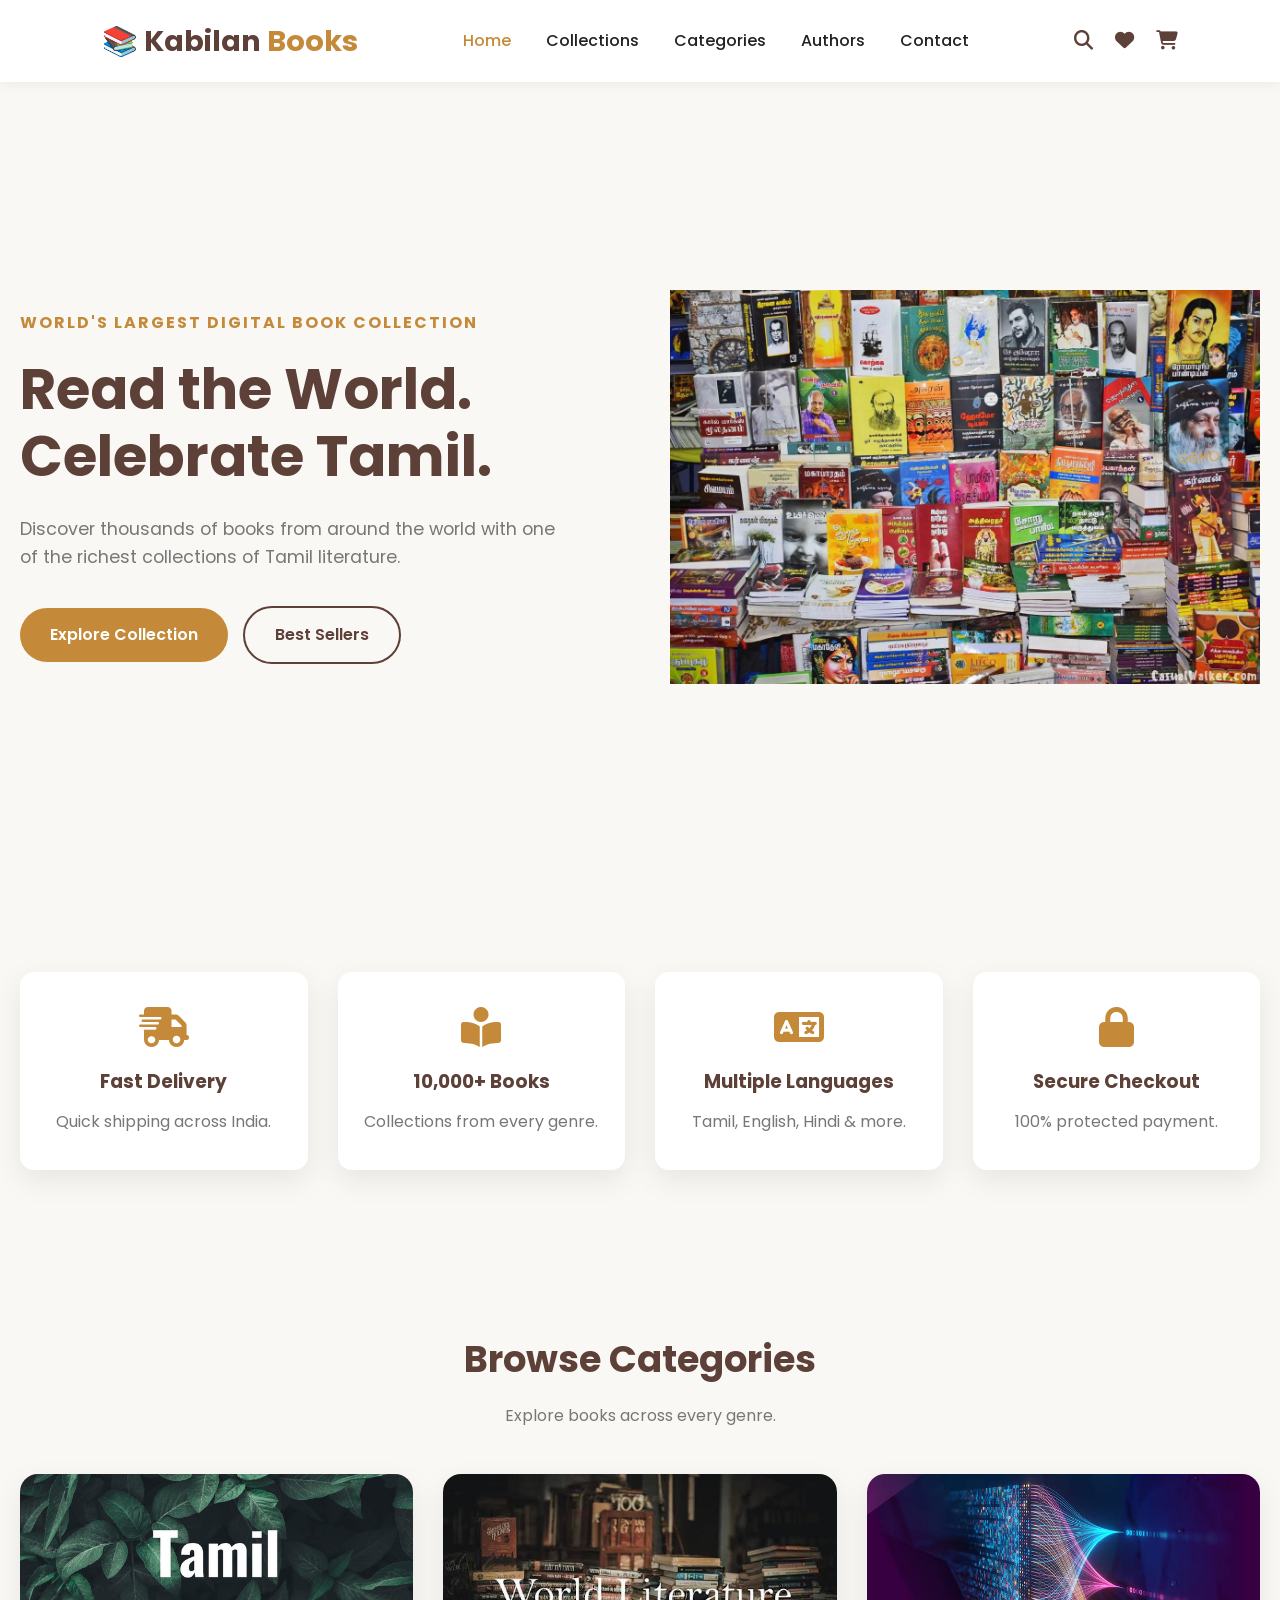
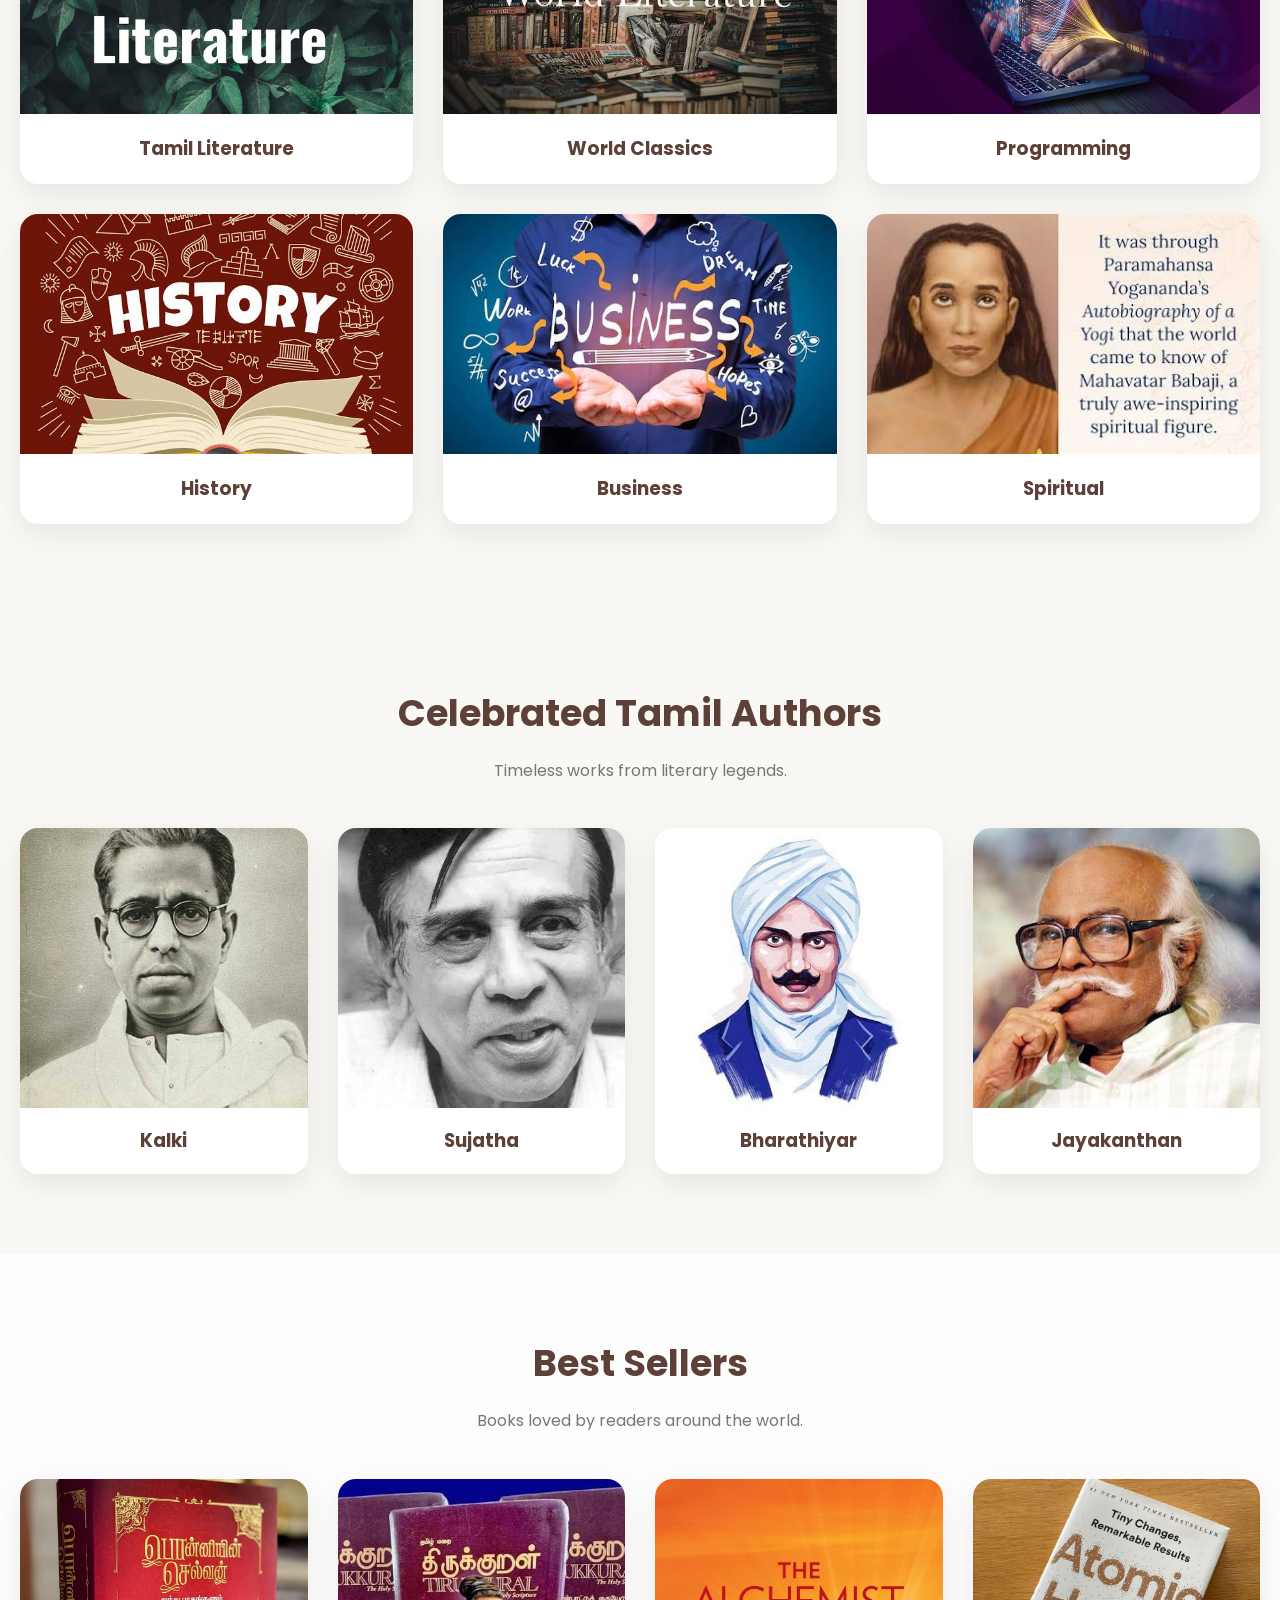
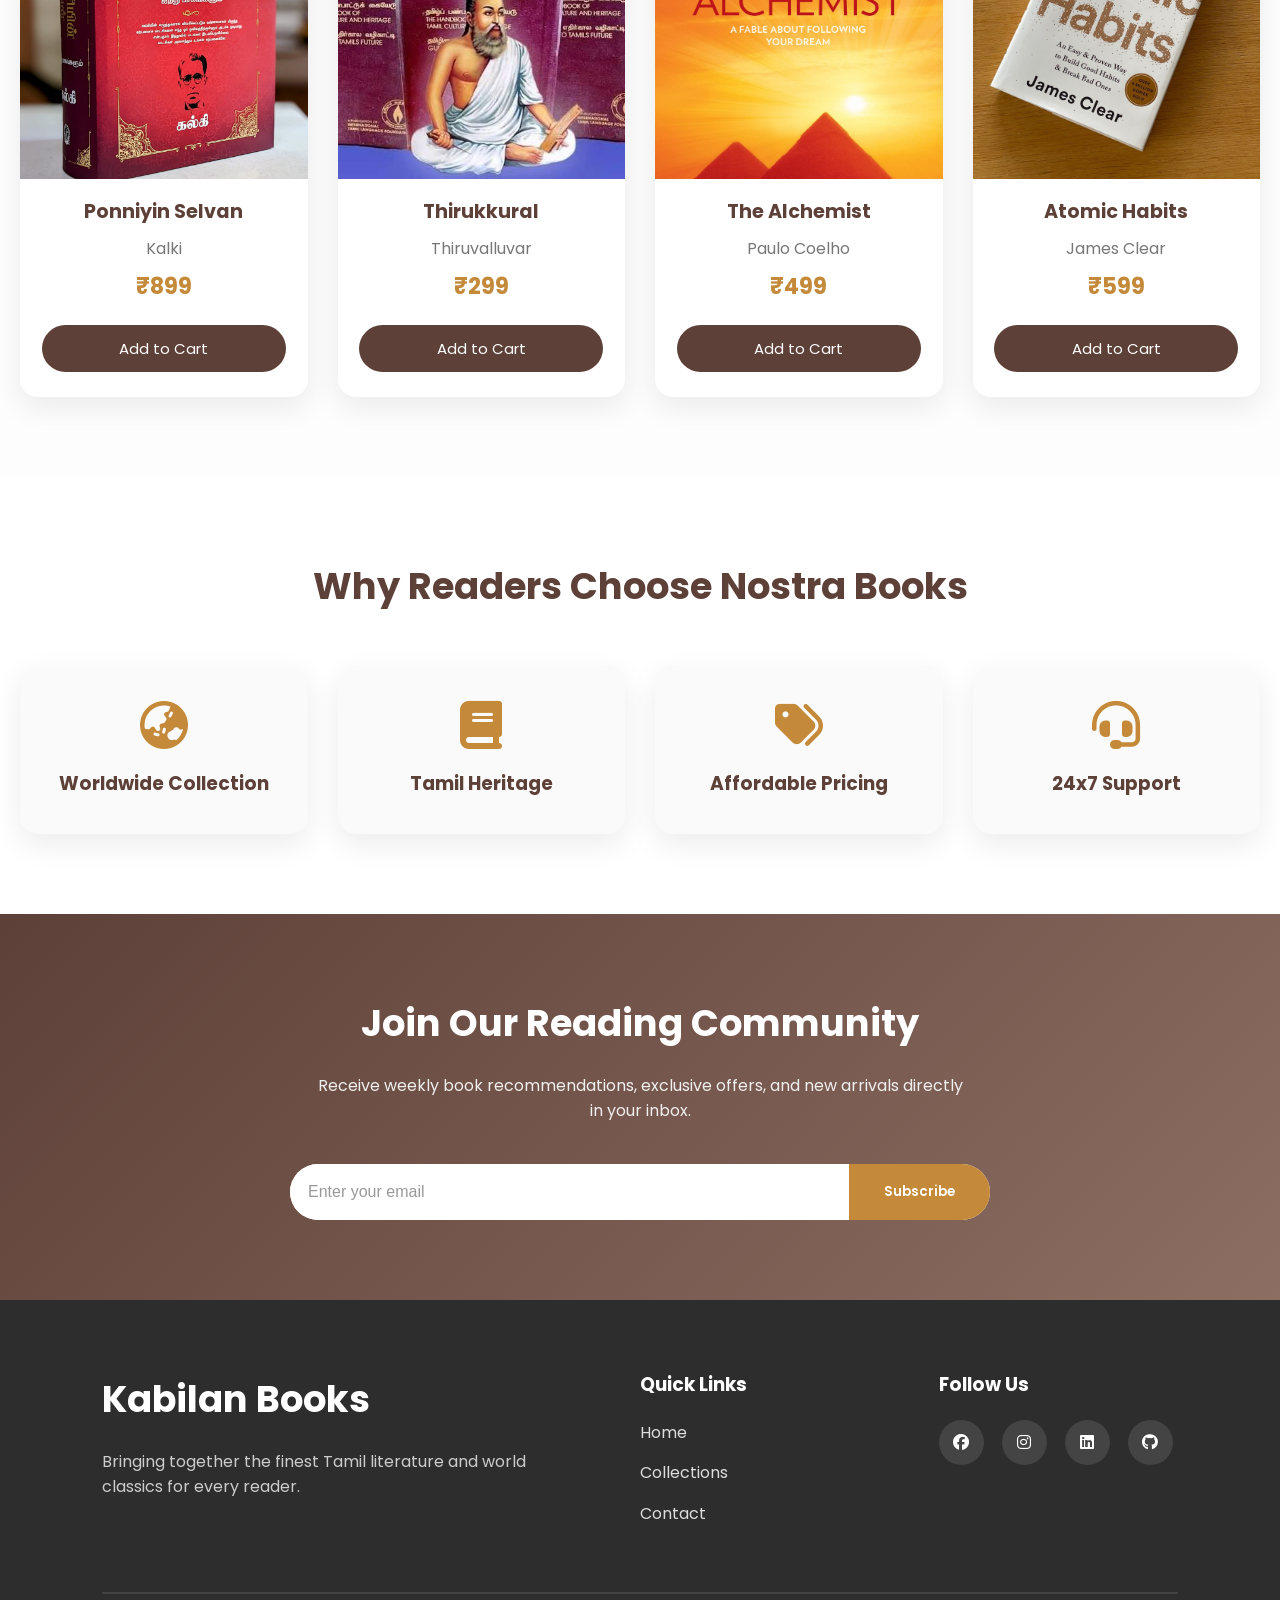
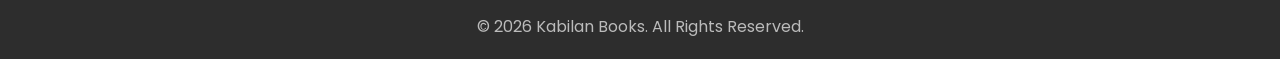
<file: index.html>
<!DOCTYPE html>
<html lang="en">

<head>
    <meta charset="UTF-8">
    <meta name="viewport" content="width=device-width, initial-scale=1.0">
    <title>Nostra Books | The World's Library, Rooted in Tamil</title>

    <!-- Google Font -->
    <link rel="preconnect" href="https://fonts.googleapis.com">
    <link rel="preconnect" href="https://fonts.gstatic.com" crossorigin>

    <link href="https://fonts.googleapis.com/css2?family=Poppins:wght@300;400;500;600;700;800&display=swap"
        rel="stylesheet">

    <!-- Font Awesome -->
    <link rel="stylesheet" href="https://cdnjs.cloudflare.com/ajax/libs/font-awesome/6.5.2/css/all.min.css">

    <link rel="stylesheet" href="style.css">
</head>

<body>

    <!-- ================= NAVBAR ================= -->

    <nav class="navbar">

        <div class="logo">
            📚 Kabilan  <span>Books</span>
        </div>

        <ul class="nav-links" id="navLinks">

            <li><a href="index.html" class="active">Home</a></li>

            <li><a href="collections.html">Collections</a></li>

            <li><a href="#categories">Categories</a></li>

            <li><a href="#authors">Authors</a></li>

            <li><a href="contact.html">Contact</a></li>

        </ul>

        <div class="nav-icons">

            <i class="fa-solid fa-magnifying-glass"></i>

            <i class="fa-solid fa-heart"></i>

            <i class="fa-solid fa-cart-shopping"></i>

           <i class="fa-solid fa-bars menu-btn" id="menuBtn"></i>

        </div>

    </nav>

    <!-- ================= HERO ================= -->

    <section class="hero">

        <div class="hero-content">

            <h4>WORLD'S LARGEST DIGITAL BOOK COLLECTION</h4>

            <h1>
                Read the World.<br>
                Celebrate Tamil.
            </h1>

            <p>

                Discover thousands of books from around the world with one of
                the richest collections of Tamil literature.

            </p>

            <div class="hero-buttons">

                <a href="collections.html" class="btn">
                    Explore Collection
                </a>

                <a href="#bestsellers" class="btn-outline">
                    Best Sellers
                </a>

            </div>

        </div>

        <div class="hero-image">

            <img src="images/banner/books-banner1.jpg" alt="Books">

        </div>

    </section>

    <!-- ================= FEATURES ================= -->

    <section class="features">

        <div class="feature">

            <i class="fa-solid fa-truck-fast"></i>

            <h3>Fast Delivery</h3>

            <p>Quick shipping across India.</p>

        </div>

        <div class="feature">

            <i class="fa-solid fa-book-open-reader"></i>

            <h3>10,000+ Books</h3>

            <p>Collections from every genre.</p>

        </div>

        <div class="feature">

            <i class="fa-solid fa-language"></i>

            <h3>Multiple Languages</h3>

            <p>Tamil, English, Hindi & more.</p>

        </div>

        <div class="feature">

            <i class="fa-solid fa-lock"></i>

            <h3>Secure Checkout</h3>

            <p>100% protected payment.</p>

        </div>

    </section>

    <!-- ================= CATEGORIES ================= -->

    <section id="categories" class="categories">

        <h2>Browse Categories</h2>

        <p>Explore books across every genre.</p>

        <div class="category-grid">

            <div class="category-card">

                <img src="images/categories/tamil.jpg">

                <h3>Tamil Literature</h3>

            </div>

            <div class="category-card">

                <img src="images/categories/world.jpg">

                <h3>World Classics</h3>

            </div>

            <div class="category-card">

                <img src="images/categories/programming.jpg">

                <h3>Programming</h3>

            </div>

            <div class="category-card">

                <img src="images/categories/history.jpg">

                <h3>History</h3>

            </div>

            <div class="category-card">

                <img src="images/categories/business.jpg">

                <h3>Business</h3>

            </div>

            <div class="category-card">

                <img src="images/categories/spiritual.jpg">

                <h3>Spiritual</h3>

            </div>

        </div>

    </section>

    <!-- ================= TAMIL AUTHORS ================= -->

    <section id="authors" class="authors">

        <h2>Celebrated Tamil Authors</h2>

        <p>Timeless works from literary legends.</p>

        <div class="author-grid">

            <div class="author-card">

                <img src="images/authors/kalki.jpg">

                <h3>Kalki</h3>

            </div>

            <div class="author-card">

                <img src="images/authors/sujatha.jpg">

                <h3>Sujatha</h3>

            </div>

            <div class="author-card">

                <img src="images/authors/bharathiyar.jpg">

                <h3>Bharathiyar</h3>

            </div>

            <div class="author-card">

                <img src="images/authors/jayakanthan.jpg">

                <h3>Jayakanthan</h3>

            </div>

        </div>

    </section>

    <!-- ================= BEST SELLERS ================= -->

    <section id="bestsellers" class="products">

        <h2>Best Sellers</h2>

        <p>Books loved by readers around the world.</p>

        <div class="product-grid">

            <div class="product-card">

                <img src="images/books/ponniyin-selvan.jpg">

                <h3>Ponniyin Selvan</h3>

                <p>Kalki</p>

                <div class="price">₹899</div>

                <button>Add to Cart</button>

            </div>

            <div class="product-card">

                <img src="images/books/thirukkural.jpg">

                <h3>Thirukkural</h3>

                <p>Thiruvalluvar</p>

                <div class="price">₹299</div>

                <button>Add to Cart</button>

            </div>

            <div class="product-card">

                <img src="images/books/alchemist.jpg">

                <h3>The Alchemist</h3>

                <p>Paulo Coelho</p>

                <div class="price">₹499</div>

                <button>Add to Cart</button>

            </div>

            <div class="product-card">

                <img src="images/books/atomic-habits.jpg">

                <h3>Atomic Habits</h3>

                <p>James Clear</p>

                <div class="price">₹599</div>

                <button>Add to Cart</button>

            </div>

        </div>

    </section>

    <!-- ================= WHY US ================= -->

    <section class="why-us">

        <h2>Why Readers Choose Nostra Books</h2>

        <div class="why-grid">

            <div>

                <i class="fa-solid fa-earth-asia"></i>

                <h3>Worldwide Collection</h3>

            </div>

            <div>

                <i class="fa-solid fa-book"></i>

                <h3>Tamil Heritage</h3>

            </div>

            <div>

                <i class="fa-solid fa-tags"></i>

                <h3>Affordable Pricing</h3>

            </div>

            <div>

                <i class="fa-solid fa-headset"></i>

                <h3>24x7 Support</h3>

            </div>

        </div>

    </section>

    <!-- ================= NEWSLETTER ================= -->

    <section class="newsletter">

        <h2>Join Our Reading Community</h2>

        <p>

            Receive weekly book recommendations, exclusive offers,
            and new arrivals directly in your inbox.

        </p>

        <div class="newsletter-box">

            <input type="email" placeholder="Enter your email">

            <button>Subscribe</button>

        </div>

    </section>

    <!-- ================= FOOTER ================= -->

    <footer>

        <div class="footer-container">

            <div>

                <h2>Kabilan Books</h2>

                <p>

                    Bringing together the finest Tamil literature and
                    world classics for every reader.

                </p>

            </div>

            <div>

                <h3>Quick Links</h3>

                <ul>

                    <li><a href="index.html">Home</a></li>

                    <li><a href="collections.html">Collections</a></li>

                    <li><a href="contact.html">Contact</a></li>

                </ul>

            </div>

            <div>

                <h3>Follow Us</h3>

                <div class="social-icons">

                    <i class="fab fa-facebook"></i>

                    <i class="fab fa-instagram"></i>

                    <i class="fab fa-linkedin"></i>

                    <i class="fab fa-github"></i>

                </div>

            </div>

        </div>

        <hr>

        <p class="copyright">

            © 2026 Kabilan Books. All Rights Reserved.

        </p>

    </footer>

    <script src="script.js"></script>

</body>

</html>
</file>
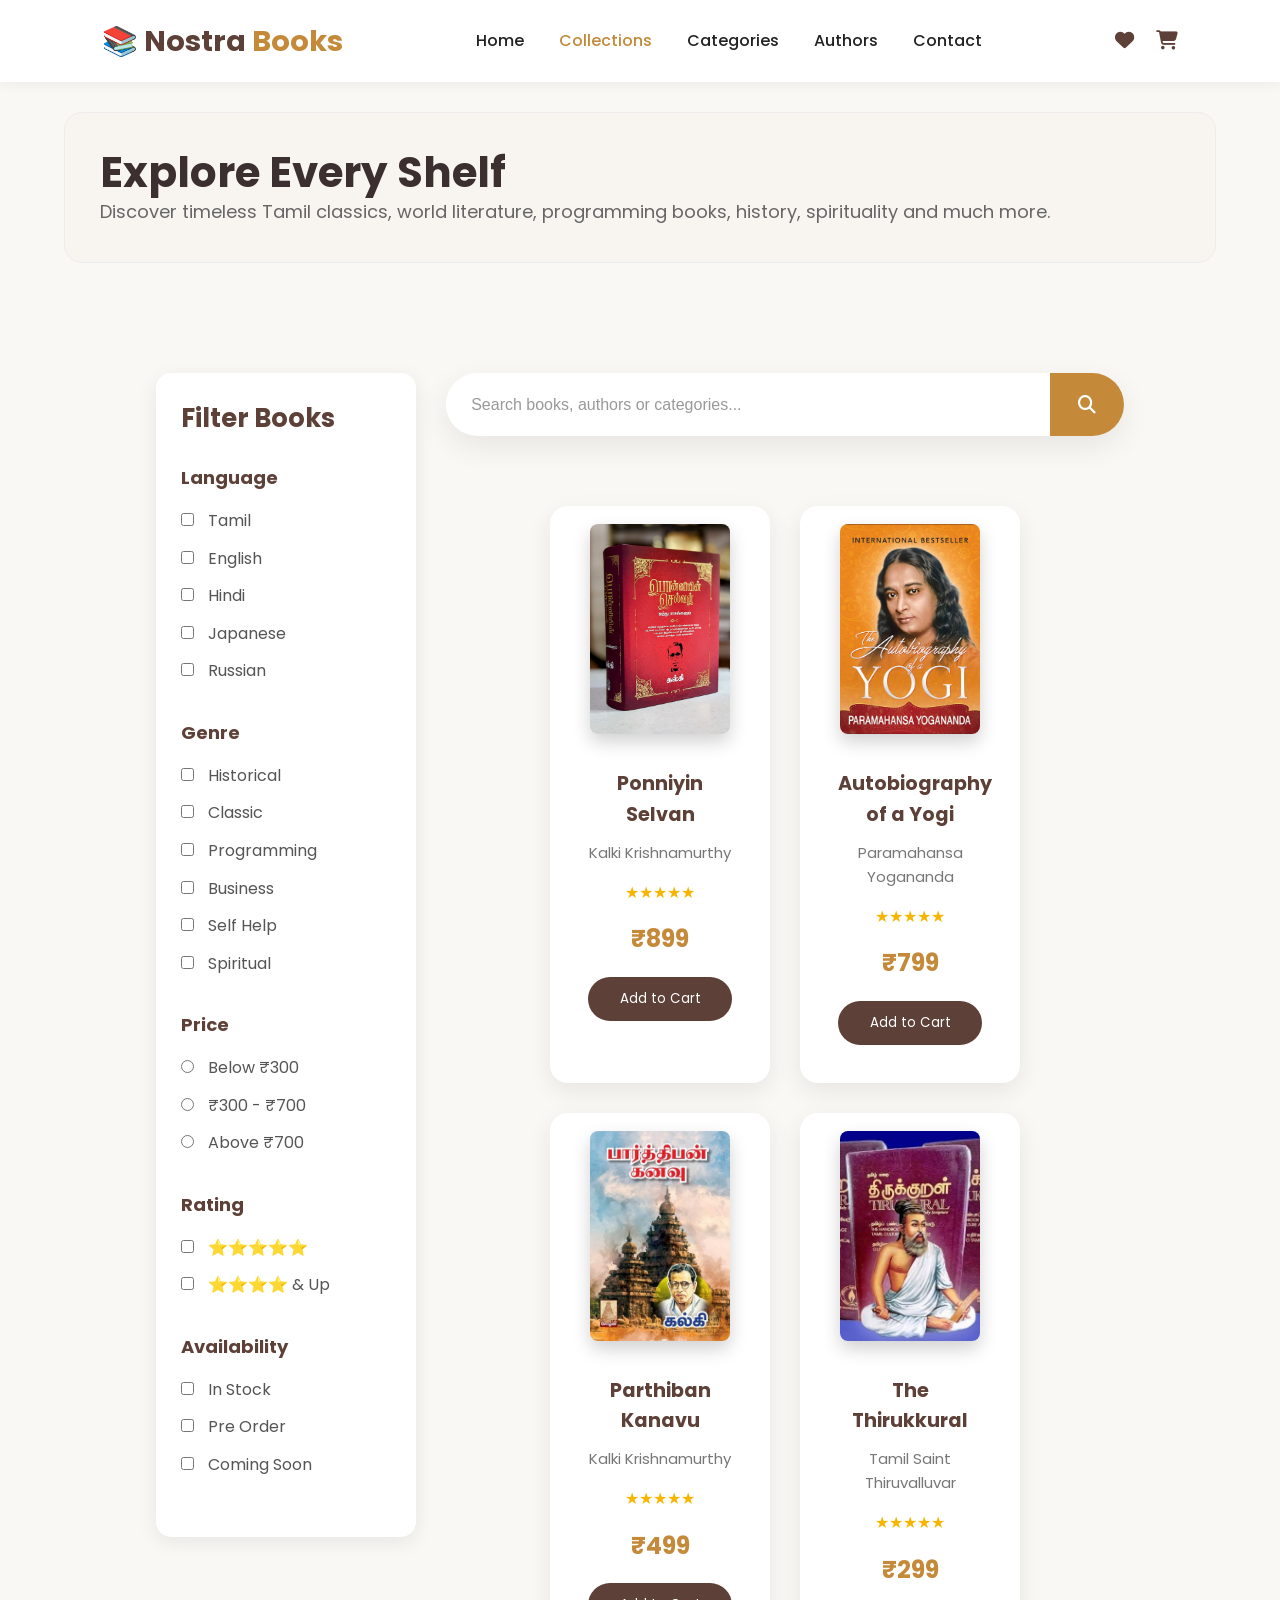
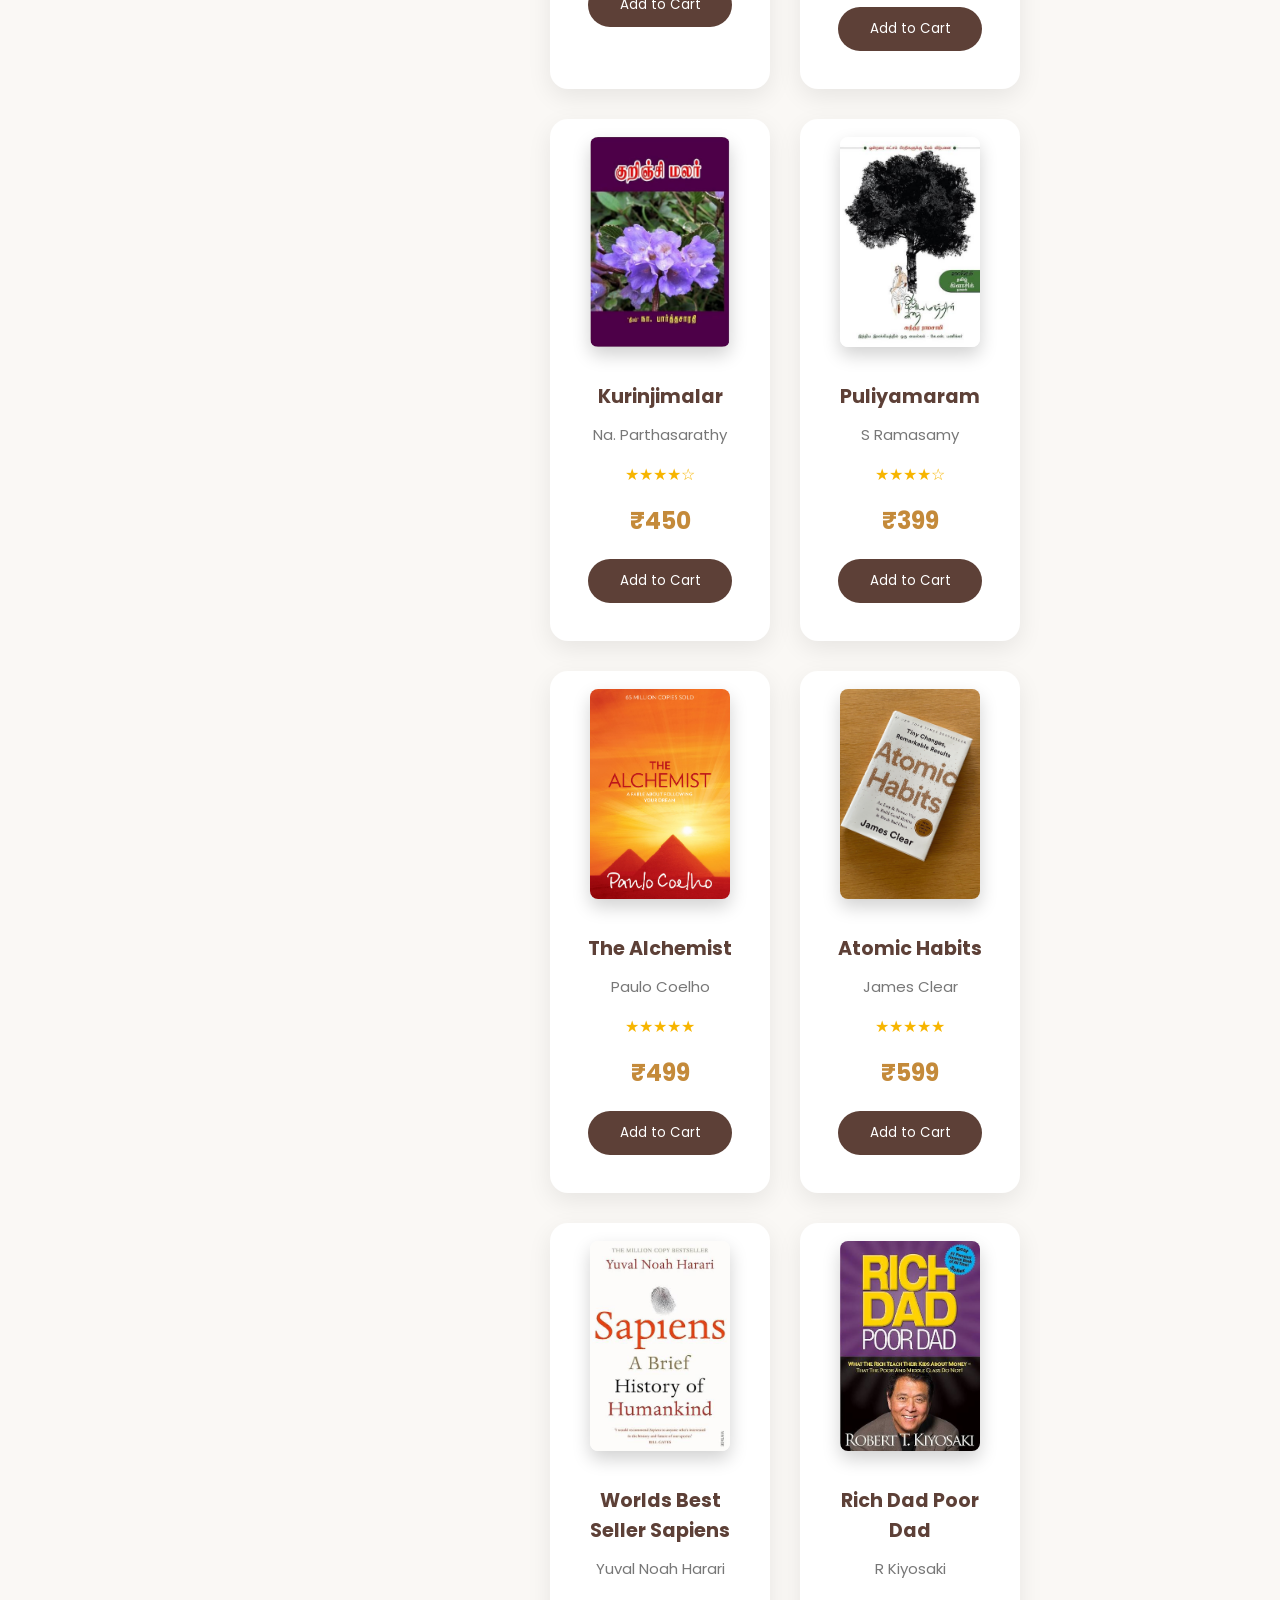
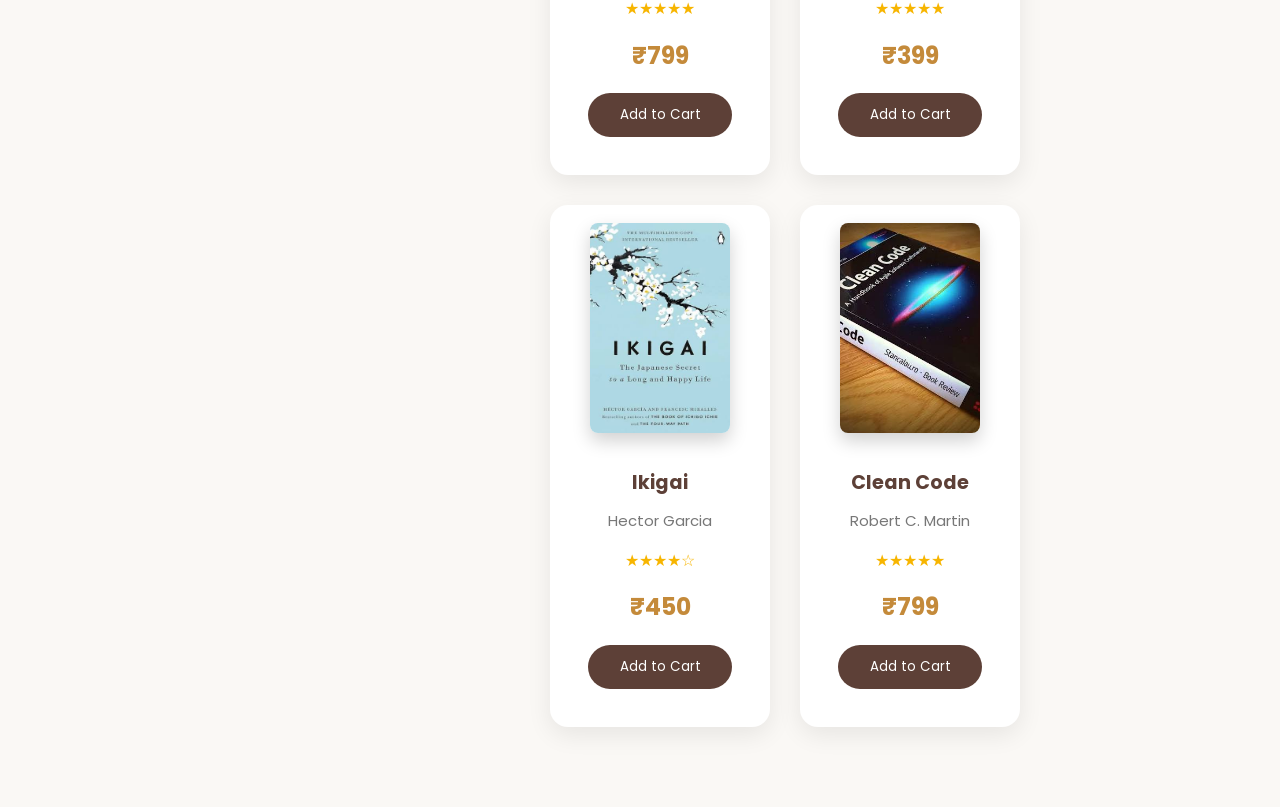
<file: collections.html>
<!DOCTYPE html>
<html lang="en">

<head>

    <meta charset="UTF-8">

    <meta name="viewport" content="width=device-width, initial-scale=1.0">

    <title>Nostra Books | Collections</title>

    <!-- Google Font -->

    <link rel="preconnect" href="https://fonts.googleapis.com">

    <link rel="preconnect" href="https://fonts.gstatic.com" crossorigin>

    <link href="https://fonts.googleapis.com/css2?family=Poppins:wght@300;400;500;600;700;800&display=swap"
        rel="stylesheet">

    <!-- Font Awesome -->

    <link rel="stylesheet" href="https://cdnjs.cloudflare.com/ajax/libs/font-awesome/6.5.2/css/all.min.css">

    <link rel="stylesheet" href="style.css">

</head>

<body>

    <!-- ================= NAVBAR ================= -->

    <nav class="navbar">

        <div class="logo">

            📚 Nostra <span>Books</span>

        </div>

        <ul class="nav-links" id="navLinks">

            <li><a href="index.html">Home</a></li>

            <li><a href="collections.html" class="active">Collections</a></li>

            <li><a href="index.html#categories">Categories</a></li>

            <li><a href="index.html#authors">Authors</a></li>

            <li><a href="contact.html">Contact</a></li>

        </ul>

        <div class="nav-icons">

            <i class="fas fa-heart"></i>

            <i class="fas fa-cart-shopping"></i>

            <i class="fa-solid fa-bars menu-btn" id="menuBtn"></i>

        </div>

    </nav>

<div class="container">

    <!-- COLLECTION HERO -->
    <section class="collection-banner">
        <h1>Explore Every Shelf</h1>

        <p>
            Discover timeless Tamil classics, world literature,
            programming books, history, spirituality and much more.
        </p>
    </section>

    <!-- COLLECTIONS -->
    <section class="collection-page">

        <div class="collection-container">

        
            <!-- ================= SIDEBAR ================= -->

            <aside class="sidebar">

                <h2>Filter Books</h2>

                <!-- Language -->

                <div class="filter-group">

                    <h3>Language</h3>

                    <label>

                        <input type="checkbox" class="filter-language" value="Tamil">

                        Tamil

                    </label>

                    <label>

                        <input type="checkbox" class="filter-language" value="English">

                        English

                    </label>

                    <label>

                        <input type="checkbox" class="filter-language" value="Hindi">

                        Hindi

                    </label>

                    <label>

                        <input type="checkbox" class="filter-language" value="Japanese">

                        Japanese

                    </label>

                    <label>

                        <input type="checkbox" class="filter-language" value="Russian">

                        Russian

                    </label>

                </div>

                <!-- Genre -->

                <div class="filter-group">

                    <h3>Genre</h3>

                    <label>

                        <input type="checkbox" class="filter-genre" value="Historical">

                        Historical

                    </label>

                    <label>

                        <input type="checkbox" class="filter-genre" value="Classic">

                        Classic

                    </label>

                    <label>

                        <input type="checkbox" class="filter-genre" value="Programming">

                        Programming

                    </label>

                    <label>

                        <input type="checkbox" class="filter-genre" value="Business">

                        Business

                    </label>

                    <label>

                        <input type="checkbox" class="filter-genre" value="Self Help">

                        Self Help

                    </label>

                    <label>

                        <input type="checkbox" class="filter-genre" value="Spiritual">

                        Spiritual

                    </label>

                </div>

                <!-- Price -->

                <div class="filter-group">

                    <h3>Price</h3>

                    <label>

                        <input type="radio" name="price" class="filter-price" value="300">

                        Below ₹300

                    </label>

                    <label>

                        <input type="radio" name="price" class="filter-price" value="700">

                        ₹300 - ₹700

                    </label>

                    <label>

                        <input type="radio" name="price" class="filter-price" value="701">

                        Above ₹700

                    </label>

                </div>

                <!-- Rating -->

                <div class="filter-group">

                    <h3>Rating</h3>

                    <label>

                        <input type="checkbox" class="filter-rating" value="5">

                        ⭐⭐⭐⭐⭐

                    </label>

                    <label>

                        <input type="checkbox" class="filter-rating" value="4">

                        ⭐⭐⭐⭐ & Up

                    </label>

                </div>

                <!-- Availability -->

                <div class="filter-group">

                    <h3>Availability</h3>

                    <label>

                        <input type="checkbox">

                        In Stock

                    </label>

                    <label>

                        <input type="checkbox">

                        Pre Order

                    </label>

                    <label>

                        <input type="checkbox">

                        Coming Soon

                    </label>

                </div>

            </aside>

            <!-- ================= RIGHT CONTENT ================= -->

            <main>

                <!-- Search -->

                <div class="search-section">

                    <div class="search-box">

                        <input type="text" id="searchInput" placeholder="Search books, authors or categories...">

                        <button>

                            <i class="fas fa-search"></i>

                        </button>

                    </div>

                </div>

                <!-- Active Filters -->

                <div class="active-filters">

                    <!-- Generated by JavaScript -->

                </div>

                <!-- ================= BOOK GRID ================= -->

                <!-- ================= BOOK GRID ================= -->

<div class="books-grid" id="booksContainer">

    <!-- ================= BOOK 1 ================= -->
    <div class="book-card" data-title="Ponniyin Selvan" data-author="Kalki">
        
        <img src="images/books/ponniyin-selvan.jpg" alt="Ponniyin Selvan">

        <div class="book-content">
            <h3>Ponniyin Selvan</h3>
            <p class="author">Kalki Krishnamurthy</p>

            <div class="rating">★★★★★</div>

            <div class="book-price">₹899</div>

            <button>Add to Cart</button>
        </div>
    </div>

    <!-- ================= BOOK 2 ================= -->

    <div class="book-card" data-title="Autobiography of a Yogi" data-author="Paramahansa Yogananda">

        <img src="images/books/autobiography-of-a-yogi.jpg" alt="Autobiography of a Yogi">

        <div class="book-content">
            <h3>Autobiography of a Yogi</h3>
            <p class="author">Paramahansa Yogananda</p>

            <div class="rating">★★★★★</div>

            <div class="book-price">₹799</div>

            <button>Add to Cart</button>
        </div>

    </div>

    <!-- ================= BOOK 3 ================= -->

    <div class="book-card" data-title="Parthiban Kanavu" data-author="Kalki">

        <img src="images/books/parthiban-kanavu.jpg" alt="Parthiban Kanavu">

        <div class="book-content">
            <h3>Parthiban Kanavu</h3>
            <p class="author">Kalki Krishnamurthy</p>

            <div class="rating">★★★★★</div>

            <div class="book-price">₹499</div>

            <button>Add to Cart</button>
        </div>

    </div>

    <!-- ================= BOOK 4 ================= -->

    <div class="book-card" data-title="Thirukkural" data-author="Thiruvalluvar">

        <img src="images/books/thirukkural.jpg" alt="Thirukkural">

        <div class="book-content">
            <h3>The Thirukkural</h3>
            <p class="author">Tamil Saint Thiruvalluvar</p>

            <div class="rating">★★★★★</div>

            <div class="book-price">₹299</div>

            <button>Add to Cart</button>
        </div>

    </div>

    <!-- ================= BOOK 5 ================= -->

    <div class="book-card" data-title="Kurinjimalar" data-author="Na. Parthasarathy">

        <img src="images/books/kurinjimalar.jpg" alt="Kurinjimalar">

        <div class="book-content">
            <h3>Kurinjimalar</h3>
            <p class="author">Na. Parthasarathy</p>

            <div class="rating">★★★★☆</div>

            <div class="book-price">₹450</div>

            <button>Add to Cart</button>
        </div>

    </div>

    <!-- ================= BOOK 6 ================= -->

    <div class="book-card" data-title="Oru Puliyamarathin Kathai" data-author="Sundara Ramasamy">

        <img src="images/books/puliyamaram.jpg" alt="Oru Puliyamarathin Kathai">

        <div class="book-content">
            <h3>Puliyamaram</h3>
            <p class="author">S Ramasamy</p>

            <div class="rating">★★★★☆</div>

            <div class="book-price">₹399</div>

            <button>Add to Cart</button>
        </div>

    </div>

    <!-- ================= BOOK 7 ================= -->

    <div class="book-card" data-title="The Alchemist" data-author="Paulo Coelho">

        <img src="images/books/alchemist.jpg" alt="The Alchemist">

        <div class="book-content">
            <h3>The Alchemist</h3>
            <p class="author">Paulo Coelho</p>

            <div class="rating">★★★★★</div>

            <div class="book-price">₹499</div>

            <button>Add to Cart</button>
        </div>

    </div>

    <!-- ================= BOOK 8 ================= -->

    <div class="book-card" data-title="Atomic Habits" data-author="James Clear">

        <img src="images/books/atomic-habits.jpg" alt="Atomic Habits">

        <div class="book-content">
            <h3>Atomic Habits</h3>
            <p class="author">James Clear</p>

            <div class="rating">★★★★★</div>

            <div class="book-price">₹599</div>

            <button>Add to Cart</button>
        </div>

    </div>

    <!-- ================= BOOK 9 ================= -->

    <div class="book-card" data-title="Sapiens" data-author="Yuval Noah Harari">

        <img src="images/books/sapiens.jpg" alt="Sapiens">

        <div class="book-content">
            <h3>Worlds Best Seller Sapiens</h3>
            <p class="author">Yuval Noah Harari</p>

            <div class="rating">★★★★★</div>

            <div class="book-price">₹799</div>

            <button>Add to Cart</button>
        </div>

    </div>

    <!-- ================= BOOK 10 ================= -->

    <div class="book-card" data-title="Rich Dad Poor Dad" data-author="Robert Kiyosaki">

        <img src="images/books/rich-dad-poor-dad.jpg" alt="Rich Dad Poor Dad">

        <div class="book-content">
            <h3>Rich Dad Poor Dad</h3>
            <p class="author">R Kiyosaki</p>

            <div class="rating">★★★★★</div>

            <div class="book-price">₹399</div>

            <button>Add to Cart</button>
        </div>

    </div>

    <!-- ================= BOOK 11 ================= -->

    <div class="book-card" data-title="Ikigai" data-author="Hector Garcia">

        <img src="images/books/ikigai.jpg" alt="Ikigai">

        <div class="book-content">
            <h3>Ikigai</h3>
            <p class="author">Hector Garcia</p>

            <div class="rating">★★★★☆</div>

            <div class="book-price">₹450</div>

            <button>Add to Cart</button>
        </div>

    </div>

    <!-- ================= BOOK 12 ================= -->

    <div class="book-card" data-title="Clean Code" data-author="Robert C. Martin">

        <img src="images/books/clean-code.jpg" alt="Clean Code">

        <div class="book-content">
            <h3>Clean Code</h3>
            <p class="author">Robert C. Martin</p>

            <div class="rating">★★★★★</div>

            <div class="book-price">₹799</div>

            <button>Add to Cart</button>
        </div>

    </div>

</div>

<!-- No Results -->

<div class="no-results" id="noResults">
    <h2>No books found</h2>
    <p>Try changing your search or filter.</p>
</div>
</div>   <!-- closes container -->
<script src="script.js"></script>
</body>
</file>
<file: style.css>
/* =========================================
   GOOGLE FONT
========================================= */

@import url('https://fonts.googleapis.com/css2?family=Poppins:wght@300;400;500;600;700;800&display=swap');

/* =========================================
   RESET
========================================= */

* {
    margin: 0;
    padding: 0;
    box-sizing: border-box;
}

html {
    scroll-behavior: smooth;
}

body {
    font-family: 'Poppins', sans-serif;
    background: #faf8f5;
    color: #222;
    line-height: 1.6;
}

img {
    width: 100%;
    display: block;
}

a {
    text-decoration: none;
    color: inherit;
}

ul {
    list-style: none;
}

button {
    font-family: inherit;
    cursor: pointer;
}

/* =========================================
   VARIABLES
========================================= */

:root {

    --primary: #5D4037;
    --secondary: #C48A3A;
    --background: #FAF8F5;
    --white: #ffffff;
    --black: #222222;
    --gray: #777777;
    --light: #f3f3f3;
    --shadow: 0 10px 30px rgba(0, 0, 0, .08);
    --radius: 14px;
    --transition: .35s;

}

/* =========================================
   COMMON
========================================= */

section{
    padding:80px 20px;
}

.container,
.collection-page,
.contact-page{
    max-width:1200px;
    margin:auto;
}

h1 {
    font-size: 3.5rem;
    line-height: 1.2;
}

h2 {
    font-size: 2.3rem;
    color: var(--primary);
    margin-bottom: 15px;
}

p {
    color: var(--gray);
}

.section-title {
    text-align: center;
}

.section-title p {
    margin-bottom: 45px;
}

/* =========================================
   BUTTONS
========================================= */

.btn {

    display: inline-block;
    padding: 14px 30px;
    background: var(--secondary);
    color: white;
    border-radius: 50px;
    transition: .4s;
    font-weight: 600;

}

.btn:hover {

    background: var(--primary);
    transform: translateY(-3px);

}

.btn-outline {

    display: inline-block;
    padding: 14px 30px;
    border: 2px solid var(--primary);
    color: var(--primary);
    border-radius: 50px;
    margin-left: 15px;
    transition: .4s;
    font-weight: 600;

}

.btn-outline:hover {

    background: var(--primary);
    color: white;

}

/* =========================================
   NAVBAR
========================================= */

.navbar {

    width: 100%;
    display: flex;
    justify-content: space-between;
    align-items: center;
    padding: 18px 8%;
    background: white;
    position: sticky;
    top: 0;
    z-index: 999;
    box-shadow: 0 3px 12px rgba(0, 0, 0, .05);

}

.logo {

    font-size: 1.8rem;
    font-weight: 700;
    color: var(--primary);

}

.logo span {

    color: var(--secondary);

}

.nav-links {

    display: flex;
    gap: 35px;

}

.nav-links a {

    font-weight: 500;
    transition: .3s;

}

.nav-links a:hover {

    color: var(--secondary);

}

.active {

    color: var(--secondary);

}

.nav-icons {

    display: flex;
    gap: 22px;
    font-size: 1.2rem;
    color: var(--primary);

}

.nav-icons i {

    transition: .3s;

}

.nav-icons i:hover {

    color: var(--secondary);
    transform: scale(1.1);

}

.menu-btn {

    display: none;

}

/* =========================================
   HERO
========================================= */

.hero {

    display: grid;
    grid-template-columns: repeat(2, 1fr);
    gap: 60px;
    align-items: center;
    min-height: 90vh;

}

.hero-content h4 {

    color: var(--secondary);
    letter-spacing: 2px;
    margin-bottom: 20px;

}

.hero-content h1 {

    color: var(--primary);
    margin-bottom: 25px;

}

.hero-content p {

    font-size: 1.1rem;
    margin-bottom: 35px;
    max-width: 550px;

}

.hero-buttons {

    display: flex;
    align-items: center;

}

.hero-image {

    animation: float 4s ease infinite;

}

@keyframes float {

    0% {
        transform: translateY(0px);
    }

    50% {
        transform: translateY(-15px);
    }

    100% {
        transform: translateY(0px);
    }

}

/* =========================================
   FEATURES
========================================= */

.features {

    display: grid;
    grid-template-columns: repeat(4, 1fr);
    gap: 30px;
    text-align: center;

}

.feature {

    background: white;
    padding: 35px 25px;
    border-radius: var(--radius);
    transition: .35s;
    box-shadow: var(--shadow);

}

.feature:hover {

    transform: translateY(-10px);

}

.feature i {

    font-size: 2.5rem;
    color: var(--secondary);
    margin-bottom: 20px;

}

.feature h3 {

    color: var(--primary);
    margin-bottom: 12px;

}

/* =========================================
   CATEGORY SECTION
========================================= */

.categories {

    text-align: center;

}

.categories p {

    margin-bottom: 45px;

}

.category-grid {

    display: grid;
    grid-template-columns: repeat(3, 1fr);
    gap: 30px;

}

.category-card {

    overflow: hidden;
    border-radius: 18px;
    background: white;
    box-shadow: var(--shadow);
    transition: .35s;

}

.category-card:hover {

    transform: translateY(-10px);

}

.category-card img {

    height: 240px;
    object-fit: cover;
    transition: .5s;

}

.category-card:hover img {

    transform: scale(1.08);

}

.category-card h3 {

    padding: 20px;
    color: var(--primary);

}

/* =========================================
   AUTHORS
========================================= */

.authors {

    text-align: center;

}

.authors p {

    margin-bottom: 45px;

}

.author-grid {

    display: grid;
    grid-template-columns: repeat(4, 1fr);
    gap: 30px;

}

.author-card {

    background: white;
    border-radius: 18px;
    overflow: hidden;
    box-shadow: var(--shadow);
    transition: .35s;

}

.author-card:hover {

    transform: translateY(-8px);

}

.author-card img {

    height: 280px;
    object-fit: cover;

}

.author-card h3 {

    padding: 18px;
    color: var(--primary);

}

/*=========================================
        BEST SELLERS / PRODUCTS
==========================================*/

.products {
    text-align: center;
    background: #fdfdfd;
}

.products p {
    margin-bottom: 45px;
}

.product-grid {
    display: grid;
    grid-template-columns: repeat(4, 1fr);
    gap: 30px;
}

.product-card {
    background: #fff;
    border-radius: 18px;
    overflow: hidden;
    box-shadow: var(--shadow);
    transition: var(--transition);
    position: relative;
}

.product-card:hover {
    transform: translateY(-10px);
}

.product-card img {
    width: 100%;
    height: 300px;
    object-fit: cover;
    transition: .5s;
}

.product-card:hover img {
    transform: scale(1.08);
}

.product-card h3 {
    margin-top: 18px;
    color: var(--primary);
    font-size: 1.2rem;
}

.product-card p {
    margin: 8px 0;
    color: var(--gray);
}

.price {
    color: var(--secondary);
    font-size: 1.4rem;
    font-weight: 700;
    margin-bottom: 20px;
}

.product-card button {
    width: 85%;
    margin-bottom: 25px;
    padding: 12px;
    border: none;
    border-radius: 30px;
    background: var(--primary);
    color: white;
    font-size: 15px;
    transition: .35s;
}

.product-card button:hover {
    background: var(--secondary);
}

/*=========================================
        WHY CHOOSE US
==========================================*/

.why-us {
    text-align: center;
    background: #fff;
}

.why-grid {
    display: grid;
    grid-template-columns: repeat(4, 1fr);
    gap: 30px;
    margin-top: 50px;
}

.why-grid div {
    background: #fafafa;
    padding: 35px;
    border-radius: 18px;
    box-shadow: var(--shadow);
    transition: .35s;
}

.why-grid div:hover {
    transform: translateY(-8px);
}

.why-grid i {
    font-size: 3rem;
    color: var(--secondary);
    margin-bottom: 20px;
}

.why-grid h3 {
    color: var(--primary);
}

/*=========================================
        NEWSLETTER
==========================================*/

.newsletter {
    text-align: center;
    background: linear-gradient(135deg, #5D4037, #8D6E63);
    color: white;
}

.newsletter h2 {
    color: white;
}

.newsletter p {
    color: #f0f0f0;
    max-width: 650px;
    margin: 20px auto 40px;
}

.newsletter-box {
    max-width: 700px;
    margin: auto;
    display: flex;
    overflow: hidden;
    border-radius: 50px;
    background: white;
}

.newsletter-box input {
    flex: 1;
    border: none;
    outline: none;
    padding: 18px;
    font-size: 16px;
}

.newsletter-box button {
    border: none;
    padding: 18px 35px;
    background: var(--secondary);
    color: white;
    font-weight: 600;
    transition: .3s;
}

.newsletter-box button:hover {
    background: #9b6d2d;
}

/*=========================================
        FOOTER
==========================================*/

footer {
    background: #2d2d2d;
    color: white;
    padding: 70px 8% 20px;
}

.footer-container {
    display: grid;
    grid-template-columns: 2fr 1fr 1fr;
    gap: 60px;
}

.footer-container h2 {
    color: white;
    margin-bottom: 20px;
}

.footer-container h3 {
    margin-bottom: 20px;
}

.footer-container p {
    color: #cccccc;
}

.footer-container ul li {
    margin-bottom: 15px;
}

.footer-container ul li a {
    color: #ddd;
    transition: .3s;
}

.footer-container ul li a:hover {
    color: var(--secondary);
}

.social-icons {
    display: flex;
    gap: 18px;
    margin-top: 15px;
}

.social-icons i {
    width: 45px;
    height: 45px;
    display: flex;
    justify-content: center;
    align-items: center;
    background: #444;
    border-radius: 50%;
    cursor: pointer;
    transition: .35s;
}

.social-icons i:hover {
    background: var(--secondary);
}

footer hr {
    margin: 50px 0 20px;
    border: 1px solid rgba(255, 255, 255, .1);
}

footer .copyright {
    text-align: center;
    color: #bbbbbb;
}

/*=========================================
        SCROLLBAR
==========================================*/

::-webkit-scrollbar {
    width: 10px;
}

::-webkit-scrollbar-track {
    background: #eee;
}

::-webkit-scrollbar-thumb {
    background: var(--secondary);
    border-radius: 20px;
}

::-webkit-scrollbar-thumb:hover {
    background: var(--primary);
}

/*=========================================
        IMAGE HOVER EFFECTS
==========================================*/

.category-card,
.author-card,
.product-card {
    cursor: pointer;
}

.category-card::after,
.author-card::after,
.product-card::after {
    content: '';
    position: absolute;
    inset: 0;
    opacity: 0;
    transition: .4s;
}

.product-card:hover::after {
    opacity: 1;
}

/*=========================================
        FADE ANIMATION
==========================================*/

@keyframes fadeUp {

    from {

        opacity: 0;
        transform: translateY(40px);

    }

    to {

        opacity: 1;
        transform: translateY(0);

    }

}

.hero,
.features,
.categories,
.authors,
.products,
.why-us,
.newsletter {

    animation: fadeUp .8s ease;

}

/*=========================================
        UTILITIES
==========================================*/

.text-center {
    text-align: center;
}

.mt-1 {
    margin-top: 10px;
}

.mt-2 {
    margin-top: 20px;
}

.mt-3 {
    margin-top: 30px;
}

.mb-1 {
    margin-bottom: 10px;
}

.mb-2 {
    margin-bottom: 20px;
}

.mb-3 {
    margin-bottom: 30px;
}

.shadow {
    box-shadow: var(--shadow);
}

.rounded {
    border-radius: 18px;
}

/*=========================================
        COLLECTIONS PAGE
==========================================*/
.container{
    width:90%;
    max-width:1200px;
    margin:auto;
}
.collection-page {
    padding: 80px 8%;
}

/* Banner */

.collection-banner{
    background:#f8f5f0;
    color:#333;
    padding:35px;
    border-radius:18px;
    margin:30px 0;
    border:1px solid #ececec;
}

.collection-banner h1{
    color:#3b2f2f;
    font-size:42px;
}

.collection-banner p{
    color:#666;
    font-size:18px;
}

/* Layout */

.collection-container{
    display:grid;
    grid-template-columns:260px 1fr;
    gap:30px;
    align-items:start;
}

/*=========================================
        SIDEBAR
==========================================*/

.sidebar{
    background:#fff;
    border-radius:15px;
    padding:25px;
    box-shadow:0 5px 20px rgba(0,0,0,.08);
}

.sidebar h2 {

    color: var(--primary);
    margin-bottom: 25px;
    font-size: 1.6rem;

}

.filter-group {

    margin-bottom: 35px;

}

.filter-group h3 {

    font-size: 18px;
    margin-bottom: 15px;
    color: var(--primary);

}

.filter-group label {

    display: block;
    margin-bottom: 12px;
    cursor: pointer;
    transition: .3s;
    color: #555;

}

.filter-group label:hover {

    color: var(--secondary);

}

.filter-group input {

    margin-right: 10px;

}

/*=========================================
        SEARCH BAR
==========================================*/

.search-section {

    margin-bottom: 40px;

}

.search-box {

    display: flex;
    align-items: center;
    background: white;
    border-radius: 50px;
    overflow: hidden;
    box-shadow: var(--shadow);

}

.search-box input {

    flex: 1;
    border: none;
    outline: none;
    padding: 18px 25px;
    font-size: 16px;

}

.search-box button {

    border: none;
    background: var(--secondary);
    color: white;
    padding: 18px 28px;
    font-size: 18px;
    transition: .3s;

}

.search-box button:hover {

    background: var(--primary);

}

/*=========================================
        BOOK GRID
==========================================*/

.books-grid{
    display:flex;
    flex-wrap:wrap;
    justify-content:center;
    gap:30px;
}

.book-card{
    background:#fff;
    border-radius:18px;
    padding:18px;
    text-align:center;
    box-shadow:0 8px 25px rgba(0,0,0,.08);
    transition:.3s;
    width:220px;
}

.book-card:hover{
    transform:translateY(-8px);
    box-shadow:0 18px 35px rgba(0,0,0,.12);
}

.book-card img{
    width:140px;
    height:210px;

    object-fit:cover;

    display:block;

    margin:0 auto 15px;

    border-radius:8px;

    box-shadow:0 8px 18px rgba(0,0,0,.18);
}

.book-card:hover img {

    transform: scale(1.06);

}

.book-content {

    padding: 20px;

}

.book-content h3 {

    color: var(--primary);
    margin-bottom: 10px;
    font-size: 1.2rem;

}

.author {

    color: #777;
    margin-bottom: 10px;
    font-size: 15px;

}

.language {

    display: inline-block;
    background: #eee;
    padding: 6px 12px;
    border-radius: 20px;
    font-size: 13px;
    margin-bottom: 12px;

}

.genre {

    display: inline-block;
    background: #F5E9D8;
    color: var(--primary);
    padding: 6px 12px;
    border-radius: 20px;
    font-size: 13px;
    margin-left: 8px;

}

.rating {

    color: #f7b500;
    margin: 15px 0;

}

.book-price {

    color: var(--secondary);
    font-size: 1.5rem;
    font-weight: 700;
    margin-bottom: 18px;

}

.book-card button {

    width: 100%;
    padding: 12px;
    border: none;
    border-radius: 30px;
    background: var(--primary);
    color: white;
    transition: .3s;

}

.book-card button:hover {

    background: var(--secondary);

}

/*=========================================
        BADGES
==========================================*/

.badge {

    display: inline-block;
    padding: 5px 12px;
    border-radius: 20px;
    font-size: 12px;
    color: white;
    margin-bottom: 15px;

}

.new {

    background: #28a745;

}

.sale {

    background: #ff9800;

}

.bestseller {

    background: #c62828;

}

/*=========================================
        NO RESULT
==========================================*/

.no-results {

    display: none;
    text-align: center;
    padding: 80px 20px;
    background: white;
    border-radius: 18px;
    box-shadow: var(--shadow);

}

.no-results h2 {

    color: var(--primary);
    margin-bottom: 15px;

}

.no-results p {

    color: #666;

}

/*=========================================
        PAGINATION
==========================================*/

.pagination {

    display: flex;
    justify-content: center;
    gap: 12px;
    margin-top: 60px;

}

.pagination button {

    width: 45px;
    height: 45px;
    border: none;
    border-radius: 50%;
    background: white;
    box-shadow: var(--shadow);
    transition: .3s;

}

.pagination button:hover {

    background: var(--secondary);
    color: white;

}

.pagination .active-page {

    background: var(--primary);
    color: white;

}

/*=========================================
        FILTER TAGS
==========================================*/

.active-filters {

    display: flex;
    gap: 10px;
    flex-wrap: wrap;
    margin-bottom: 30px;

}

.filter-chip {

    padding: 8px 18px;
    border-radius: 25px;
    background: var(--secondary);
    color: white;
    font-size: 14px;

}

/*=================================================
                CONTACT PAGE
==================================================*/

.contact-page{
    max-width:1200px;
    margin:0 auto;
    padding:80px 20px;
}

/* Contact Hero */

.contact-hero{
    background:linear-gradient(rgba(0,0,0,.55),rgba(0,0,0,.55)),
    url("images/banner/contact-banner.jpg");
    background-size:cover;
    background-position:center;
    color:white;
    text-align:center;
    padding:90px 30px;
    margin:0;
    border-radius:0;
}

.contact-hero h1 {
    color: white;
    font-size: 3rem;
    margin-bottom: 15px;
}

.contact-hero p {
    color: #f3f3f3;
    max-width: 700px;
    margin: auto;
}

/* Contact Layout */

.contact-container {
    display: grid;
    grid-template-columns: 1fr 1fr;
    gap: 50px;
    align-items: flex-start;
}

/*=============================
        CONTACT FORM
==============================*/

.contact-form {

    background: #fff;
    padding: 40px;
    border-radius: 18px;
    box-shadow: var(--shadow);

}

.contact-form h2 {

    margin-bottom: 25px;
    color: var(--primary);

}

.form-group {

    margin-bottom: 22px;

}

.form-group label {

    display: block;
    margin-bottom: 8px;
    color: var(--primary);
    font-weight: 500;

}

.form-group input,
.form-group textarea {

    width: 100%;
    padding: 15px;
    border: 1px solid #ddd;
    border-radius: 10px;
    font-size: 15px;
    transition: .3s;
    outline: none;

}

.form-group input:focus,
.form-group textarea:focus {

    border-color: var(--secondary);

}

.form-group textarea {

    resize: vertical;
    min-height: 180px;

}

.contact-form button {

    width: 100%;
    border: none;
    padding: 15px;
    border-radius: 30px;
    background: var(--primary);
    color: white;
    font-size: 16px;
    transition: .3s;

}

.contact-form button:hover {

    background: var(--secondary);

}

/*=============================
    CONTACT INFORMATION
==============================*/

.contact-info {

    display: flex;
    flex-direction: column;
    gap: 25px;

}

.info-card {

    display: flex;
    align-items: flex-start;
    gap: 20px;
    background: white;
    padding: 25px;
    border-radius: 18px;
    box-shadow: var(--shadow);
    transition: .35s;

}

.info-card:hover {

    transform: translateY(-8px);

}

.info-card i {

    font-size: 28px;
    color: var(--secondary);

}

.info-card h3 {

    color: var(--primary);
    margin-bottom: 8px;

}

.info-card p {

    color: #666;

}

/*=============================
        BUSINESS HOURS
==============================*/

.business-hours {

    margin-top: 30px;
    background: #fff;
    border-radius: 18px;
    padding: 30px;
    box-shadow: var(--shadow);

}

.business-hours h2 {

    margin-bottom: 20px;

}

.business-hours ul li {

    display: flex;
    justify-content: space-between;
    padding: 12px 0;
    border-bottom: 1px solid #eee;

}

.business-hours ul li:last-child {

    border-bottom: none;

}

/*=============================
            FAQ
==============================*/

.faq {

    margin-top: 80px;

}

.faq h2 {

    text-align: center;
    margin-bottom: 40px;

}

.faq-item {

    background: white;
    border-radius: 15px;
    margin-bottom: 20px;
    box-shadow: var(--shadow);
    overflow: hidden;

}

.faq-question {

    padding: 20px;
    font-weight: 600;
    cursor: pointer;
    color: var(--primary);
    transition: .3s;

}

.faq-question:hover {

    background: #fafafa;

}

.faq-answer {

    padding: 0 20px 20px;
    color: #666;

}

/*=============================
        MAP SECTION
==============================*/

.map-section {

    margin-top: 80px;

}

.map-section h2 {

    text-align: center;
    margin-bottom: 30px;

}

.map {

    border-radius: 18px;
    overflow: hidden;
    box-shadow: var(--shadow);

}

.map iframe {

    width: 100%;
    height: 450px;
    border: none;

}

/*=============================
    CONTACT CTA
==============================*/

.contact-cta {

    margin-top: 90px;
    text-align: center;
    background: linear-gradient(135deg, #5D4037, #8D6E63);
    color: white;
    padding: 70px 30px;
    border-radius: 20px;

}

.contact-cta h2 {

    color: white;
    margin-bottom: 15px;

}

.contact-cta p {

    color: #f2f2f2;
    max-width: 650px;
    margin: auto auto 35px;

}

.contact-cta .btn {

    background: white;
    color: var(--primary);

}

.contact-cta .btn:hover {

    background: var(--secondary);
    color: white;

}

/*=============================
        SUCCESS MESSAGE
==============================*/

.success-message {

    display: none;
    margin-top: 20px;
    background: #d4edda;
    color: #155724;
    padding: 15px;
    border-radius: 10px;
    text-align: center;

}

/*=============================
        ERROR MESSAGE
==============================*/

.error-message {

    color: #d32f2f;
    font-size: 14px;
    margin-top: 6px;

}

/*=========================================
        RESPONSIVE DESIGN
==========================================*/

/*=========================================
        LAPTOP (≤1200px)
==========================================*/

@media (max-width:1200px){

    section{
        padding:70px 5%;
    }

    h1{
        font-size:3rem;
    }

    .hero{
        gap:40px;
    }

}


/*=========================================
        TABLET (≤992px)
==========================================*/

@media (max-width:992px){

    .hero,
    .collection-container,
    .contact-container,
    .footer-container{
        grid-template-columns:1fr;
        text-align:center;
    }

    .hero-buttons,
    .social-icons{
        justify-content:center;
    }

    .features,
    .category-grid,
    .author-grid,
    .product-grid,
    .why-grid{
        grid-template-columns:repeat(2,1fr);
    }

    .sidebar{
        position:static;
    }

}


/*=========================================
        MOBILE (≤768px)
==========================================*/

@media (max-width:768px){

   .contact-container{
    grid-template-columns:1fr;
    gap:30px;
}

.collection-container{
    grid-template-columns:1fr;
    gap:30px;
}

.footer-container{
    grid-template-columns:1fr;
}

.contact-form,
.contact-info,
.sidebar{
    width:100%;
}

    /* Navbar */

    .navbar{
        padding:15px 20px;
        position:relative;
    }

    .logo{
        font-size:1.5rem;
    }

    .menu-btn{
        display:block;
        font-size:28px;
        cursor:pointer;
    }

    .nav-icons i:not(.menu-btn){
        display:none;
    }

    .nav-links{
        display:none;
        flex-direction:column;
        position:absolute;
        top:70px;
        left:0;
        width:100%;
        background:#fff;
        text-align:center;
        padding:20px 0;
        box-shadow:0 10px 20px rgba(0,0,0,.1);
        z-index:999;
    }

    .nav-links.active{
        display:flex;
    }

    .nav-links li{
        margin:15px 0;
    }

    /* Typography */

    h1{
        font-size:2.2rem;
    }

    h2{
        font-size:1.8rem;
    }

    p{
        font-size:15px;
    }

    section{
        padding:50px 20px;
    }

    /* Layout */

    .hero{
        min-height:auto;
        gap:30px;
    }

    .hero-buttons{
        flex-direction:column;
        gap:15px;
    }

    .btn-outline{
        margin-left:0;
    }

    .features,
    .category-grid,
    .author-grid,
    .product-grid,
    .why-grid{
        grid-template-columns:1fr;
    }

    .newsletter-box{
        flex-direction:column;
    }

    .newsletter-box input,
    .newsletter-box button{
        width:100%;
    }

    .contact-form{
        padding:25px;
    }

    .info-card{
        flex-direction:column;
        text-align:center;
    }

    .books-grid{
        justify-content:center;
    }

    .book-card{
        width:90%;
        max-width:240px;
    }

}

/*=================================================
        HOVER IMPROVEMENTS
==================================================*/

@media (hover:hover) {

    .category-card:hover,
    .author-card:hover,
    .product-card:hover,
    .book-card:hover,
    .feature:hover,
    .info-card:hover {

        transform: translateY(-10px);

    }

}

/*=================================================
        SMOOTH TRANSITIONS
==================================================*/

* {

    transition:
        background .3s,
        color .3s,
        transform .3s,
        box-shadow .3s;

}

/*=================================================
        SELECTION COLOR
==================================================*/

::selection {

    background: var(--secondary);
    color: white;

}

/*=================================================
        INPUT PLACEHOLDER
==================================================*/

input::placeholder,
textarea::placeholder {

    color: #999;

}

/*=================================================
        REMOVE BLUE TAP (MOBILE)
==================================================*/

button,
a {

    -webkit-tap-highlight-color: transparent;

}
</file>
